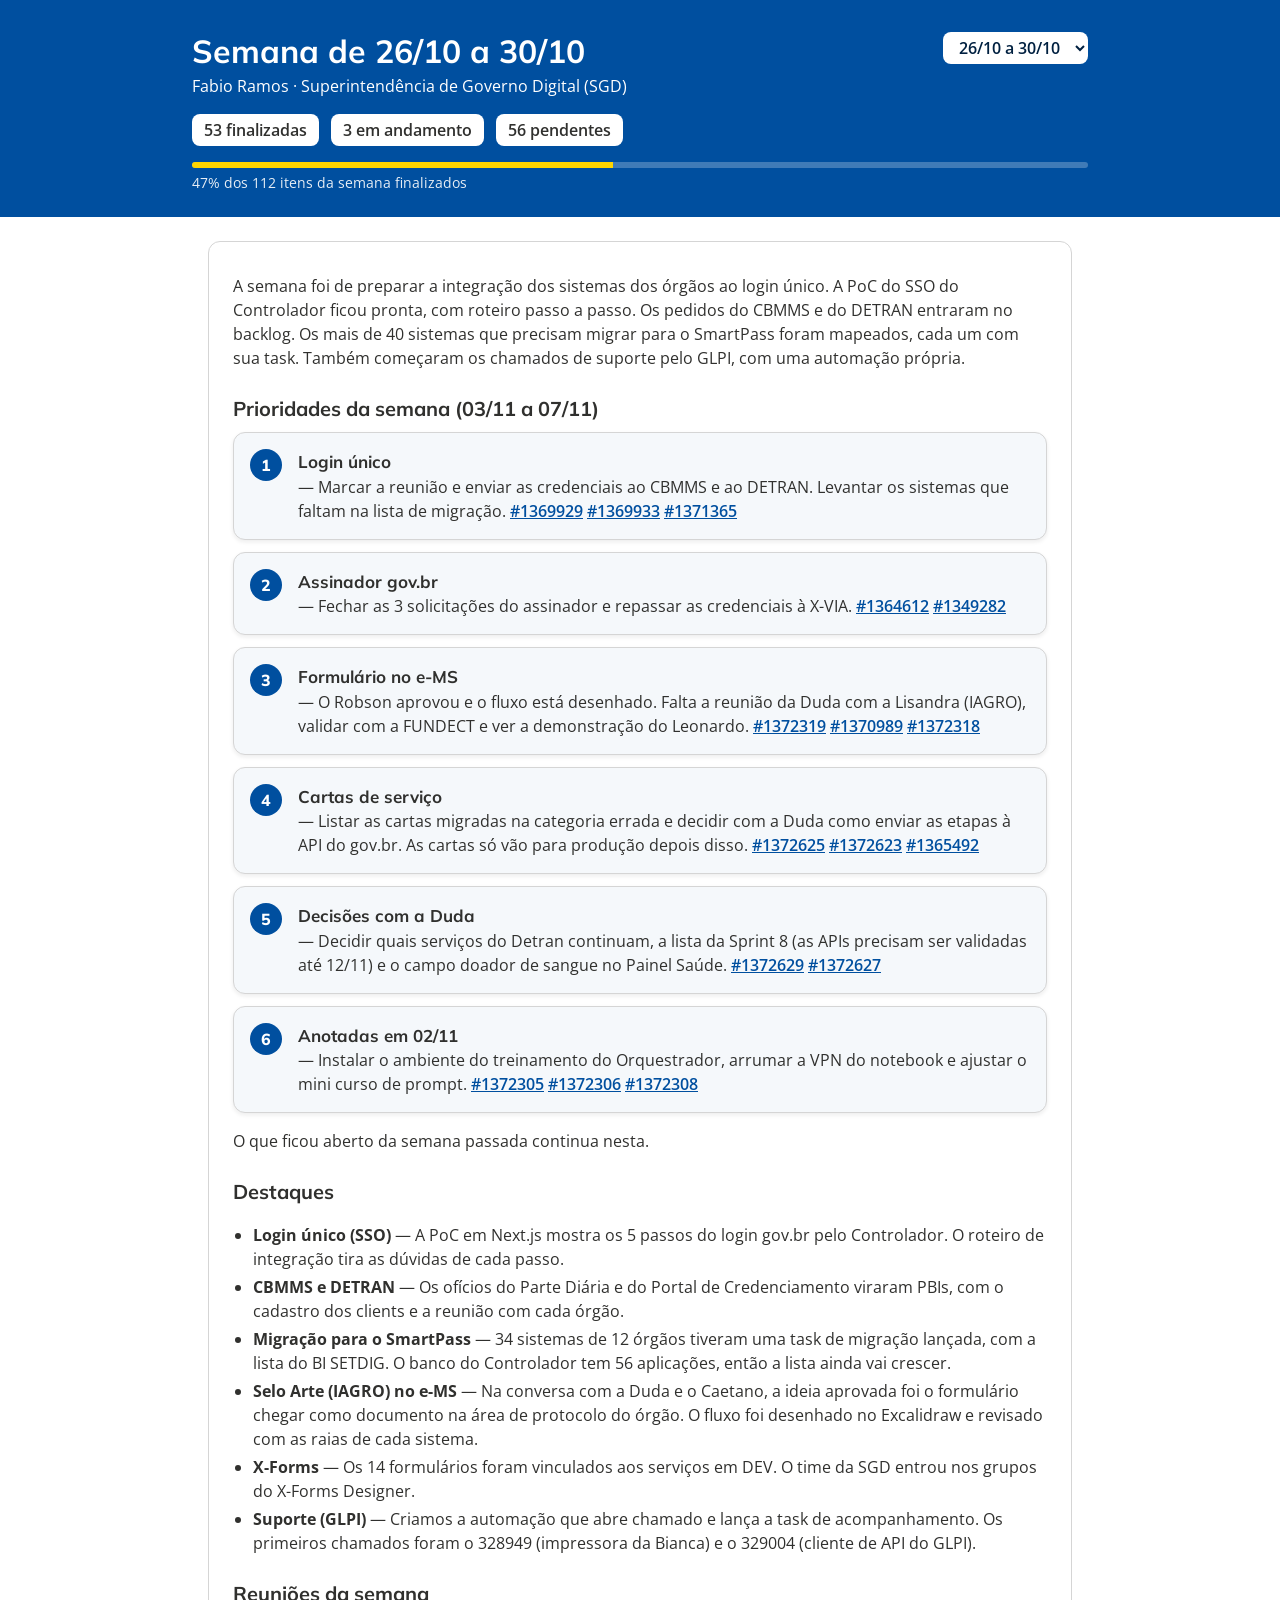
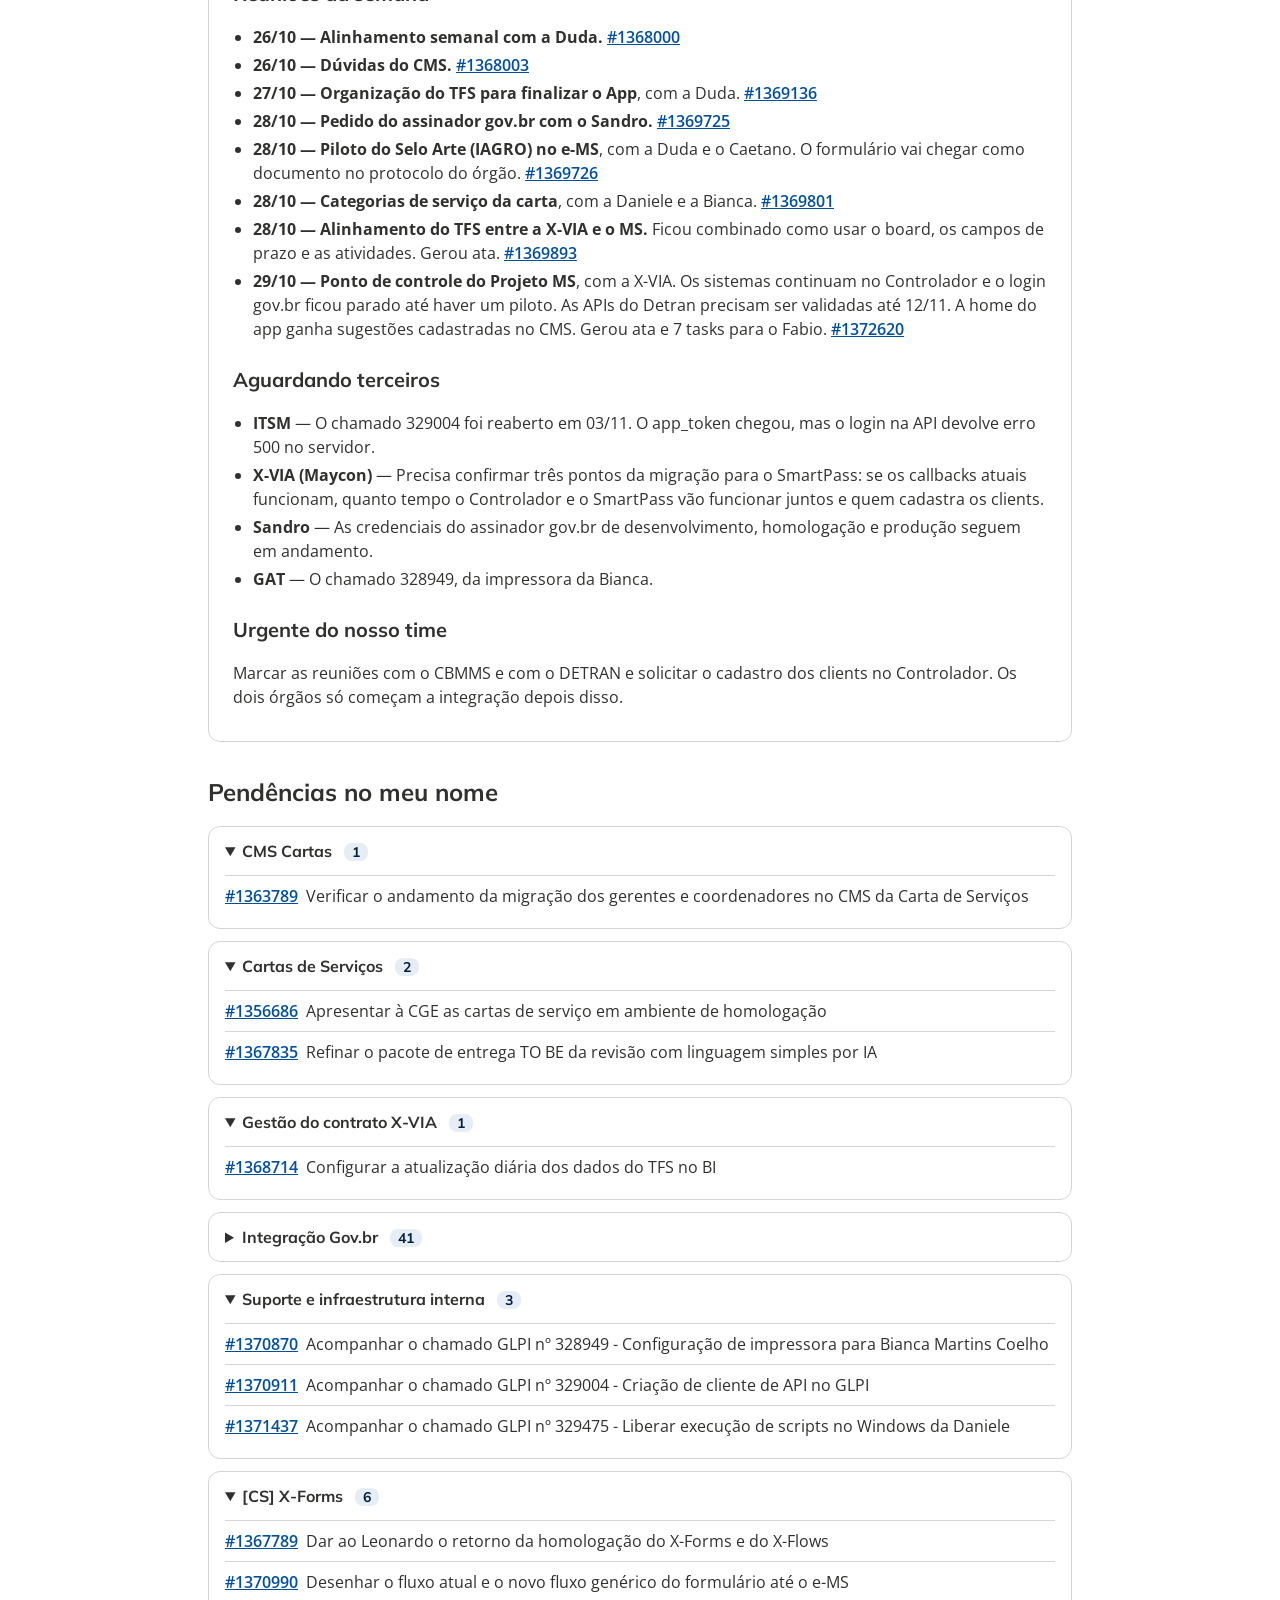
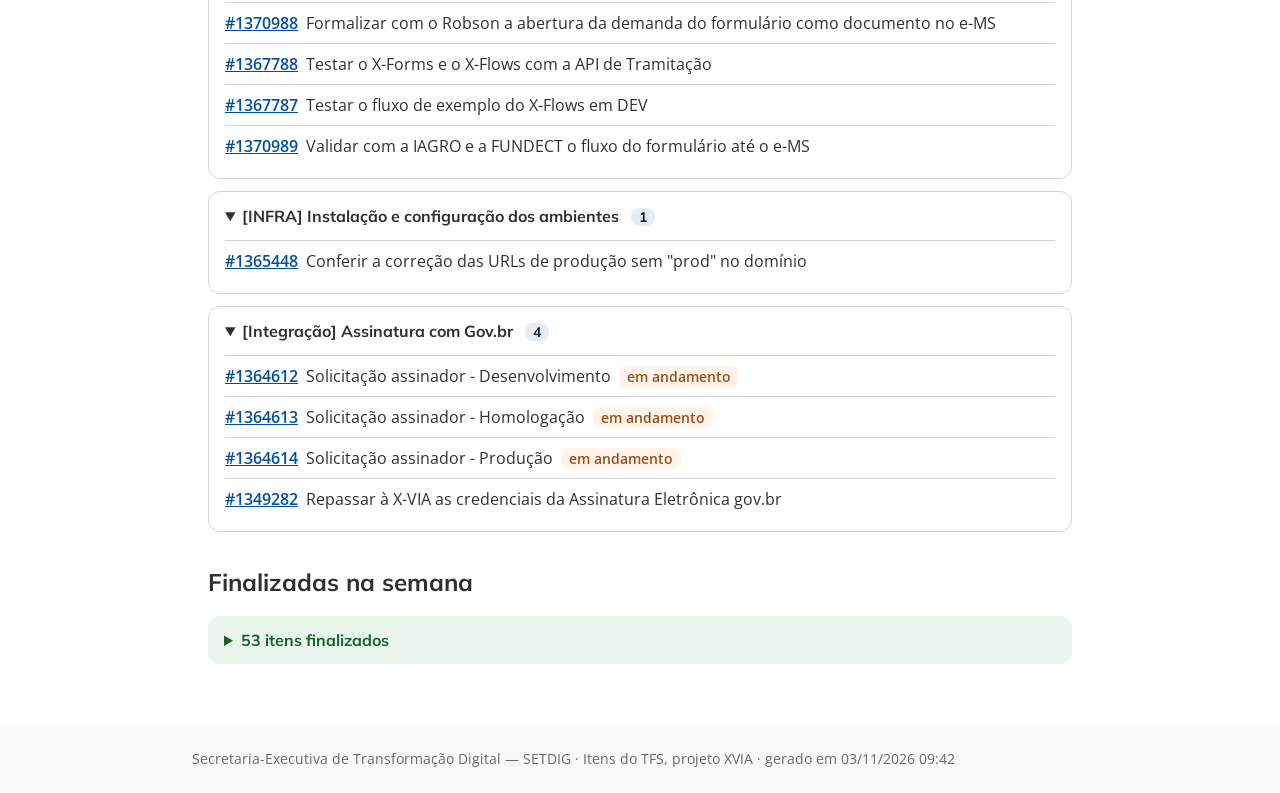
<file: index.html>
<!doctype html>
<html lang="pt-BR">
<head>
<meta charset="utf-8">
<meta name="viewport" content="width=device-width, initial-scale=1">
<title>Relatório semanal — SGD</title>
<link rel="preconnect" href="https://fonts.googleapis.com">
<link rel="preconnect" href="https://fonts.gstatic.com" crossorigin>
<link href="https://fonts.googleapis.com/css2?family=Mulish:wght@700;800&family=Open+Sans:wght@400;600&display=swap" rel="stylesheet">
<style>
/* Tokens do MS Design System 0.12.0 (@plataforma-xvia/ds-tokens), copiados para a página
   abrir sem build. O CSS da página usa só var(--ds-*). */
@layer ds, app;
@layer ds {
  :root {
    --ds-color-neutral-0:#ffffff; --ds-color-neutral-100:#f9f9f9; --ds-color-neutral-200:#d5d5d5;
    --ds-color-neutral-700:#686867; --ds-color-neutral-900:#30302e;
    --ds-color-primary-50:#f5f8fb; --ds-color-primary-100:#e6edf5; --ds-color-primary-600:#004f9f;
    --ds-color-primary-800:#002f5f; --ds-color-primary-900:#002040;
    --ds-color-tertiary-500:#ffd500; --ds-color-orange-100:#fff3ea; --ds-color-orange-800:#994f1a;
    --ds-color-green-100:#eaf6ed; --ds-color-green-800:#18622e;
    --ds-color-background:var(--ds-color-neutral-0); --ds-color-surface:var(--ds-color-neutral-0);
    --ds-color-surface-muted:var(--ds-color-neutral-100); --ds-color-surface-tint:var(--ds-color-primary-50);
    --ds-color-border:var(--ds-color-neutral-200); --ds-color-text-default:var(--ds-color-neutral-900);
    --ds-color-text-muted:var(--ds-color-neutral-700); --ds-color-link:var(--ds-color-primary-600);
    --ds-color-link-hover:var(--ds-color-primary-800); --ds-color-focus:var(--ds-color-tertiary-500);
    --ds-color-brand-bg:var(--ds-color-primary-600); --ds-color-brand-fg:var(--ds-color-neutral-0);
    --ds-color-accent-soft:var(--ds-color-primary-100); --ds-color-accent-soft-fg:var(--ds-color-primary-900);
    --ds-color-status-warning-bg:var(--ds-color-orange-100); --ds-color-status-warning-fg:var(--ds-color-orange-800);
    --ds-color-status-success-bg:var(--ds-color-green-100); --ds-color-status-success-fg:var(--ds-color-green-800);
    --ds-font-family-heading:"Mulish",sans-serif; --ds-font-family-sans:"Open Sans",sans-serif;
    --ds-spacing-4:.25rem; --ds-spacing-8:.5rem; --ds-spacing-12:.75rem; --ds-spacing-16:1rem;
    --ds-spacing-24:1.5rem; --ds-spacing-32:2rem; --ds-spacing-48:3rem;
    --ds-radius-sm:8px; --ds-radius-md:12px; --ds-radius-lg:16px;
    --ds-shadow-sm:0 2px 4px rgba(29,29,27,.08);
  }
}
@layer app {
  * { box-sizing:border-box; }
  body { margin:0; background:var(--ds-color-background); color:var(--ds-color-text-default);
         font-family:var(--ds-font-family-sans); font-size:1rem; line-height:1.5; }
  a { color:var(--ds-color-link); font-weight:600; }
  a:hover { color:var(--ds-color-link-hover); }
  :focus-visible { outline:3px solid var(--ds-color-focus); outline-offset:2px; }
  h1,h2,h3 { font-family:var(--ds-font-family-heading); margin:0; }
  .wrap, main { max-width:56rem; margin:0 auto; }
  main { padding:var(--ds-spacing-24) var(--ds-spacing-16) var(--ds-spacing-48); }

  header { background:var(--ds-color-brand-bg); color:var(--ds-color-brand-fg); padding:var(--ds-spacing-32) var(--ds-spacing-16) var(--ds-spacing-24); }
  .topo { display:flex; flex-wrap:wrap; justify-content:space-between; align-items:flex-start; gap:var(--ds-spacing-12); }
  header h1 { font-size:2rem; line-height:1.2; }
  header p { margin:var(--ds-spacing-4) 0 0; }
  header select { font:inherit; font-weight:600; color:var(--ds-color-accent-soft-fg); background:var(--ds-color-surface);
                  border:0; border-radius:var(--ds-radius-sm); padding:var(--ds-spacing-4) var(--ds-spacing-12); }
  .resumo { display:flex; flex-wrap:wrap; gap:var(--ds-spacing-12); margin-top:var(--ds-spacing-16); }
  .resumo span { background:var(--ds-color-surface); color:var(--ds-color-text-default); border-radius:var(--ds-radius-sm);
                 padding:var(--ds-spacing-4) var(--ds-spacing-12); font-weight:600; }
  .resumo .alerta { background:var(--ds-color-status-warning-bg); color:var(--ds-color-status-warning-fg); }
  .progresso { margin-top:var(--ds-spacing-16); height:6px; border-radius:3px; background:rgba(255,255,255,.25); overflow:hidden; }
  .progresso span { display:block; height:100%; background:var(--ds-color-focus); }
  .legenda { font-size:.875rem; opacity:.9; margin-top:var(--ds-spacing-4); }

  h2 { font-size:1.5rem; margin:var(--ds-spacing-32) 0 var(--ds-spacing-16); }
  h3 { font-size:1.125rem; }

  .card { border:1px solid var(--ds-color-border); border-radius:var(--ds-radius-md); padding:var(--ds-spacing-16) var(--ds-spacing-24); background:var(--ds-color-surface); }
  .texto > h1 { display:none; }  /* o título da semana já está no cabeçalho */
  .texto h2 { font-size:1.25rem; margin:var(--ds-spacing-24) 0 var(--ds-spacing-8); }
  .texto h2:first-child { margin-top:0; }
  .texto ul { padding-left:1.25rem; }
  .texto li { margin:var(--ds-spacing-4) 0; }

  /* Prioridades: o <ol> que vem depois de "## Prioridades..." no markdown vira card numerado. */
  ol.prios { list-style:none; padding:0; margin:0 0 var(--ds-spacing-8); display:grid; gap:var(--ds-spacing-12); counter-reset:prio; }
  /* li segura texto solto do markdown: bloco com recuo, não flex (flex quebraria cada trecho em coluna) */
  ol.prios li { counter-increment:prio; position:relative; margin:0; background:var(--ds-color-surface-tint);
                border:1px solid var(--ds-color-border); border-radius:var(--ds-radius-md);
                padding:var(--ds-spacing-16) var(--ds-spacing-16) var(--ds-spacing-16) 4rem; box-shadow:var(--ds-shadow-sm); }
  ol.prios li strong { display:block; font-family:var(--ds-font-family-heading); font-size:1.0625rem; }
  ol.prios li::before { content:counter(prio); position:absolute; left:var(--ds-spacing-16); top:var(--ds-spacing-16);
                        width:2rem; height:2rem; border-radius:50%; display:grid; place-items:center;
                        background:var(--ds-color-brand-bg); color:var(--ds-color-brand-fg); font-family:var(--ds-font-family-heading); font-weight:800; }

  .bloqueios { background:var(--ds-color-status-warning-bg); color:var(--ds-color-status-warning-fg); border-radius:var(--ds-radius-md);
               padding:var(--ds-spacing-16) var(--ds-spacing-24); margin-bottom:var(--ds-spacing-24); }
  .bloqueios h2 { margin:0 0 var(--ds-spacing-8); font-size:1.25rem; }
  .bloqueios ul { margin:0; padding-left:1.25rem; }
  .bloqueios a { color:inherit; }

  details { border:1px solid var(--ds-color-border); border-radius:var(--ds-radius-md); margin-bottom:var(--ds-spacing-12); background:var(--ds-color-surface); }
  summary { cursor:pointer; padding:var(--ds-spacing-12) var(--ds-spacing-16); font-family:var(--ds-font-family-heading); font-weight:700; }
  .count { background:var(--ds-color-accent-soft); color:var(--ds-color-accent-soft-fg); border-radius:var(--ds-radius-sm);
           padding:0 var(--ds-spacing-8); margin-left:var(--ds-spacing-8); font-size:.875rem; }
  ul.lista { list-style:none; margin:0; padding:0 var(--ds-spacing-16) var(--ds-spacing-12); }
  ul.lista li { padding:var(--ds-spacing-8) 0; border-top:1px solid var(--ds-color-border); display:flex; flex-wrap:wrap; gap:var(--ds-spacing-8); align-items:baseline; }
  .badge { background:var(--ds-color-status-warning-bg); color:var(--ds-color-status-warning-fg); border-radius:var(--ds-radius-sm);
           padding:0 var(--ds-spacing-8); font-size:.875rem; font-weight:600; }
  .frente { font-size:.8125rem; opacity:.8; margin-left:auto; }

  .fechadas { background:var(--ds-color-status-success-bg); color:var(--ds-color-status-success-fg); border:0; }
  .fechadas ul.lista li { border-top-color:rgba(24,98,46,.15); }
  .fechadas a { color:var(--ds-color-status-success-fg); }

  .vazio { text-align:center; color:var(--ds-color-text-muted); padding:var(--ds-spacing-48) var(--ds-spacing-16); }
  footer { background:var(--ds-color-surface-muted); color:var(--ds-color-text-muted); padding:var(--ds-spacing-24) var(--ds-spacing-16); font-size:.875rem; }

  @media (max-width:40rem) { header h1 { font-size:1.5rem; } .card { padding:var(--ds-spacing-16); } .frente { margin-left:0; width:100%; } }
  @media print {
    header select { display:none; }
    header { padding:var(--ds-spacing-16); -webkit-print-color-adjust:exact; print-color-adjust:exact; }
    details > :not(summary) { display:block !important; }  /* reunião impressa vê tudo */
    a { text-decoration:none; }
  }
}
</style>
</head>
<body>

<header><div class="wrap">
  <div class="topo">
    <div>
      <h1 id="titulo">Relatório semanal</h1>
      <p>Fabio Ramos · Superintendência de Governo Digital (SGD)</p>
    </div>
    <select id="semana" aria-label="Escolher a semana"></select>
  </div>
  <div id="numeros"></div>
</div></header>

<main id="app"></main>

<footer><div class="wrap">Secretaria-Executiva de Transformação Digital — SETDIG · Itens do TFS, projeto XVIA<span id="gerado"></span></div></footer>

<script>window.RELATORIO = /*DATA_START*/{"generated_at": "03/11/2026 09:42", "semanas": [{"arquivo": "2026-10-30", "periodo": "26/10 a 30/10", "stats": {"done": 53, "prog": 3, "todo": 56, "block": 0}, "bloqueios": [], "resumo_html": "<h1>Semana de 26/10 a 30/10</h1>\n<p>A semana foi de preparar a integração dos sistemas dos órgãos ao login único. A PoC do SSO do Controlador ficou pronta, com roteiro passo a passo. Os pedidos do CBMMS e do DETRAN entraram no backlog. Os mais de 40 sistemas que precisam migrar para o SmartPass foram mapeados, cada um com sua task. Também começaram os chamados de suporte pelo GLPI, com uma automação própria.</p>\n<h2>Prioridades da semana (03/11 a 07/11)</h2>\n<ol>\n<li><strong>Login único</strong> — Marcar a reunião e enviar as credenciais ao CBMMS e ao DETRAN. Levantar os sistemas que faltam na lista de migração. #1369929 #1369933 #1371365</li>\n<li><strong>Assinador gov.br</strong> — Fechar as 3 solicitações do assinador e repassar as credenciais à X-VIA. #1364612 #1349282</li>\n<li><strong>Formulário no e-MS</strong> — O Robson aprovou e o fluxo está desenhado. Falta a reunião da Duda com a Lisandra (IAGRO), validar com a FUNDECT e ver a demonstração do Leonardo. #1372319 #1370989 #1372318</li>\n<li><strong>Cartas de serviço</strong> — Listar as cartas migradas na categoria errada e decidir com a Duda como enviar as etapas à API do gov.br. As cartas só vão para produção depois disso. #1372625 #1372623 #1365492</li>\n<li><strong>Decisões com a Duda</strong> — Decidir quais serviços do Detran continuam, a lista da Sprint 8 (as APIs precisam ser validadas até 12/11) e o campo doador de sangue no Painel Saúde. #1372629 #1372627</li>\n<li><strong>Anotadas em 02/11</strong> — Instalar o ambiente do treinamento do Orquestrador, arrumar a VPN do notebook e ajustar o mini curso de prompt. #1372305 #1372306 #1372308</li>\n</ol>\n<p>O que ficou aberto da semana passada continua nesta.</p>\n<h2>Destaques</h2>\n<ul>\n<li><strong>Login único (SSO)</strong> — A PoC em Next.js mostra os 5 passos do login gov.br pelo Controlador. O roteiro de integração tira as dúvidas de cada passo.</li>\n<li><strong>CBMMS e DETRAN</strong> — Os ofícios do Parte Diária e do Portal de Credenciamento viraram PBIs, com o cadastro dos clients e a reunião com cada órgão.</li>\n<li><strong>Migração para o SmartPass</strong> — 34 sistemas de 12 órgãos tiveram uma task de migração lançada, com a lista do BI SETDIG. O banco do Controlador tem 56 aplicações, então a lista ainda vai crescer.</li>\n<li><strong>Selo Arte (IAGRO) no e-MS</strong> — Na conversa com a Duda e o Caetano, a ideia aprovada foi o formulário chegar como documento na área de protocolo do órgão. O fluxo foi desenhado no Excalidraw e revisado com as raias de cada sistema.</li>\n<li><strong>X-Forms</strong> — Os 14 formulários foram vinculados aos serviços em DEV. O time da SGD entrou nos grupos do X-Forms Designer.</li>\n<li><strong>Suporte (GLPI)</strong> — Criamos a automação que abre chamado e lança a task de acompanhamento. Os primeiros chamados foram o 328949 (impressora da Bianca) e o 329004 (cliente de API do GLPI).</li>\n</ul>\n<h2>Reuniões da semana</h2>\n<ul>\n<li><strong>26/10 — Alinhamento semanal com a Duda.</strong> #1368000</li>\n<li><strong>26/10 — Dúvidas do CMS.</strong> #1368003</li>\n<li><strong>27/10 — Organização do TFS para finalizar o App</strong>, com a Duda. #1369136</li>\n<li><strong>28/10 — Pedido do assinador gov.br com o Sandro.</strong> #1369725</li>\n<li><strong>28/10 — Piloto do Selo Arte (IAGRO) no e-MS</strong>, com a Duda e o Caetano. O formulário vai chegar como documento no protocolo do órgão. #1369726</li>\n<li><strong>28/10 — Categorias de serviço da carta</strong>, com a Daniele e a Bianca. #1369801</li>\n<li><strong>28/10 — Alinhamento do TFS entre a X-VIA e o MS.</strong> Ficou combinado como usar o board, os campos de prazo e as atividades. Gerou ata. #1369893</li>\n<li><strong>29/10 — Ponto de controle do Projeto MS</strong>, com a X-VIA. Os sistemas continuam no Controlador e o login gov.br ficou parado até haver um piloto. As APIs do Detran precisam ser validadas até 12/11. A home do app ganha sugestões cadastradas no CMS. Gerou ata e 7 tasks para o Fabio. #1372620</li>\n</ul>\n<h2>Aguardando terceiros</h2>\n<ul>\n<li><strong>ITSM</strong> — O chamado 329004 foi reaberto em 03/11. O app_token chegou, mas o login na API devolve erro 500 no servidor.</li>\n<li><strong>X-VIA (Maycon)</strong> — Precisa confirmar três pontos da migração para o SmartPass: se os callbacks atuais funcionam, quanto tempo o Controlador e o SmartPass vão funcionar juntos e quem cadastra os clients.</li>\n<li><strong>Sandro</strong> — As credenciais do assinador gov.br de desenvolvimento, homologação e produção seguem em andamento.</li>\n<li><strong>GAT</strong> — O chamado 328949, da impressora da Bianca.</li>\n</ul>\n<h2>Urgente do nosso time</h2>\n<p>Marcar as reuniões com o CBMMS e com o DETRAN e solicitar o cadastro dos clients no Controlador. Os dois órgãos só começam a integração depois disso.</p>", "frentes": [{"nome": "CMS Cartas", "itens": [{"id": "1363789", "tipo": "Task", "titulo": "Verificar o andamento da migração dos gerentes e coordenadores no CMS da Carta de Serviços", "estado": "To Do", "bucket": "todo", "responsavel": "Fabio Ramos", "dias": 6}, {"id": "1365961", "tipo": "Task", "titulo": "Receber da X-VIA o passo a passo de atribuição das roles no SmartPass", "estado": "Done", "bucket": "done", "responsavel": "Fabio Ramos", "dias": 7}]}, {"nome": "Cartas de Serviços", "itens": [{"id": "1356686", "tipo": "Task", "titulo": "Apresentar à CGE as cartas de serviço em ambiente de homologação", "estado": "To Do", "bucket": "todo", "responsavel": "Fabio Ramos", "dias": 7}, {"id": "1367835", "tipo": "Task", "titulo": "Refinar o pacote de entrega TO BE da revisão com linguagem simples por IA", "estado": "To Do", "bucket": "todo", "responsavel": "Fabio Ramos", "dias": 8}, {"id": "1360252", "tipo": "Task", "titulo": "Apoiar o Kauã nas dúvidas e na migração das cartas de serviço", "estado": "Done", "bucket": "done", "responsavel": "Fabio Ramos", "dias": 8}, {"id": "1346159", "tipo": "Task", "titulo": "Formalizar o envio das pendências para a X-VIA", "estado": "Done", "bucket": "done", "responsavel": "Fabio Ramos", "dias": 8}, {"id": "1365068", "tipo": "Task", "titulo": "Responder o documento de dúvidas do Kauã sobre a carta de serviço", "estado": "Done", "bucket": "done", "responsavel": "Fabio Ramos", "dias": 8}, {"id": "1365065", "tipo": "Task", "titulo": "Responder o e-mail de 09/10/2026 sobre manter a busca por nome e endereço", "estado": "Done", "bucket": "done", "responsavel": "Fabio Ramos", "dias": 7}, {"id": "1346156", "tipo": "Task", "titulo": "Trazer os valores do filtro de motivo de devolução da carta de serviço", "estado": "Done", "bucket": "done", "responsavel": "Fabio Ramos", "dias": 8}]}, {"nome": "Gestão do contrato X-VIA", "itens": [{"id": "1368714", "tipo": "Task", "titulo": "Configurar a atualização diária dos dados do TFS no BI", "estado": "To Do", "bucket": "todo", "responsavel": "Fabio Ramos", "dias": 8}, {"id": "1368711", "tipo": "Task", "titulo": "Criar as queries do BI na pasta BI SETDIG do TFS", "estado": "Done", "bucket": "done", "responsavel": "Fabio Ramos", "dias": 7}, {"id": "1368713", "tipo": "Task", "titulo": "Desenvolver a página Projeto X-VIA no BI centralizado", "estado": "Done", "bucket": "done", "responsavel": "Fabio Ramos", "dias": 7}, {"id": "1368712", "tipo": "Task", "titulo": "Desenvolver o extrator do TFS na plataforma de dados do BI", "estado": "Done", "bucket": "done", "responsavel": "Fabio Ramos", "dias": 7}]}, {"nome": "Integração Gov.br", "itens": [{"id": "1369931", "tipo": "Task", "titulo": "Enviar ao CBMMS as credenciais de integração", "estado": "To Do", "bucket": "todo", "responsavel": "Fabio Ramos", "dias": 6}, {"id": "1369935", "tipo": "Task", "titulo": "Enviar ao DETRAN as credenciais de integração", "estado": "To Do", "bucket": "todo", "responsavel": "Fabio Ramos", "dias": 6}, {"id": "1371365", "tipo": "Task", "titulo": "Levantar os sistemas do Controlador que faltam na lista de migração", "estado": "To Do", "bucket": "todo", "responsavel": "Fabio Ramos", "dias": 5}, {"id": "1369929", "tipo": "Task", "titulo": "Marcar reunião com o CBMMS para apresentar o roteiro de integração", "estado": "To Do", "bucket": "todo", "responsavel": "Fabio Ramos", "dias": 6}, {"id": "1369933", "tipo": "Task", "titulo": "Marcar reunião com o DETRAN para apresentar o roteiro de integração", "estado": "To Do", "bucket": "todo", "responsavel": "Fabio Ramos", "dias": 6}, {"id": "1371330", "tipo": "Task", "titulo": "Migrar o login do Assinador gov.br (CBMMS) do Controlador para o SmartPass", "estado": "To Do", "bucket": "todo", "responsavel": "Fabio Ramos", "dias": 5}, {"id": "1371331", "tipo": "Task", "titulo": "Migrar o login do BI (CBMMS) do Controlador para o SmartPass", "estado": "To Do", "bucket": "todo", "responsavel": "Fabio Ramos", "dias": 5}, {"id": "1371332", "tipo": "Task", "titulo": "Migrar o login do CRAF (CBMMS) do Controlador para o SmartPass", "estado": "To Do", "bucket": "todo", "responsavel": "Fabio Ramos", "dias": 5}, {"id": "1371334", "tipo": "Task", "titulo": "Migrar o login do CRONOS (CBMMS) do Controlador para o SmartPass", "estado": "To Do", "bucket": "todo", "responsavel": "Fabio Ramos", "dias": 5}, {"id": "1371333", "tipo": "Task", "titulo": "Migrar o login do Credenciamento (CBMMS) do Controlador para o SmartPass", "estado": "To Do", "bucket": "todo", "responsavel": "Fabio Ramos", "dias": 5}, {"id": "1371335", "tipo": "Task", "titulo": "Migrar o login do DIARIA-SSP (SEJUSP/CBMMS) do Controlador para o SmartPass", "estado": "To Do", "bucket": "todo", "responsavel": "Fabio Ramos", "dias": 5}, {"id": "1371346", "tipo": "Task", "titulo": "Migrar o login do DOEVIDAS (SES/HEMOSUL) do Controlador para o SmartPass", "estado": "To Do", "bucket": "todo", "responsavel": "Fabio Ramos", "dias": 5}, {"id": "1371343", "tipo": "Task", "titulo": "Migrar o login do Diário Oficial (SAD) do Controlador para o SmartPass", "estado": "To Do", "bucket": "todo", "responsavel": "Fabio Ramos", "dias": 5}, {"id": "1371355", "tipo": "Task", "titulo": "Migrar o login do Fiscalização (DETRAN) do Controlador para o SmartPass", "estado": "To Do", "bucket": "todo", "responsavel": "Fabio Ramos", "dias": 5}, {"id": "1371364", "tipo": "Task", "titulo": "Migrar o login do Forms BackEnd do Controlador para o SmartPass", "estado": "To Do", "bucket": "todo", "responsavel": "Fabio Ramos", "dias": 5}, {"id": "1371341", "tipo": "Task", "titulo": "Migrar o login do Gestão de Frota (SEJUSP) do Controlador para o SmartPass", "estado": "To Do", "bucket": "todo", "responsavel": "Fabio Ramos", "dias": 5}, {"id": "1371351", "tipo": "Task", "titulo": "Migrar o login do MADES (IMASUL) do Controlador para o SmartPass", "estado": "To Do", "bucket": "todo", "responsavel": "Fabio Ramos", "dias": 5}, {"id": "1371356", "tipo": "Task", "titulo": "Migrar o login do Meu DETRAN (DETRAN) do Controlador para o SmartPass", "estado": "To Do", "bucket": "todo", "responsavel": "Fabio Ramos", "dias": 5}, {"id": "1371358", "tipo": "Task", "titulo": "Migrar o login do Monitor de Acessibilidade (SEGOV) do Controlador para o SmartPass", "estado": "To Do", "bucket": "todo", "responsavel": "Fabio Ramos", "dias": 5}, {"id": "1371350", "tipo": "Task", "titulo": "Migrar o login do PECON MS (IAGRO) do Controlador para o SmartPass", "estado": "To Do", "bucket": "todo", "responsavel": "Fabio Ramos", "dias": 5}, {"id": "1371336", "tipo": "Task", "titulo": "Migrar o login do PREVENIR (CBMMS) do Controlador para o SmartPass", "estado": "To Do", "bucket": "todo", "responsavel": "Fabio Ramos", "dias": 5}, {"id": "1371345", "tipo": "Task", "titulo": "Migrar o login do PSEG - Processo Seletivo (SAD) do Controlador para o SmartPass", "estado": "To Do", "bucket": "todo", "responsavel": "Fabio Ramos", "dias": 5}, {"id": "1371361", "tipo": "Task", "titulo": "Migrar o login do Painel de Atendimento do Controlador para o SmartPass", "estado": "To Do", "bucket": "todo", "responsavel": "Fabio Ramos", "dias": 5}, {"id": "1371357", "tipo": "Task", "titulo": "Migrar o login do Parcerias (EPE) do Controlador para o SmartPass", "estado": "To Do", "bucket": "todo", "responsavel": "Fabio Ramos", "dias": 5}, {"id": "1371363", "tipo": "Task", "titulo": "Migrar o login do Portal ms.gov.br do Controlador para o SmartPass", "estado": "To Do", "bucket": "todo", "responsavel": "Fabio Ramos", "dias": 5}, {"id": "1371337", "tipo": "Task", "titulo": "Migrar o login do Prontidão (CBMMS) do Controlador para o SmartPass", "estado": "To Do", "bucket": "todo", "responsavel": "Fabio Ramos", "dias": 5}, {"id": "1371348", "tipo": "Task", "titulo": "Migrar o login do REDESUAS (SEAD) do Controlador para o SmartPass", "estado": "To Do", "bucket": "todo", "responsavel": "Fabio Ramos", "dias": 5}, {"id": "1371347", "tipo": "Task", "titulo": "Migrar o login do Rede Saúde (SES) do Controlador para o SmartPass", "estado": "To Do", "bucket": "todo", "responsavel": "Fabio Ramos", "dias": 5}, {"id": "1371359", "tipo": "Task", "titulo": "Migrar o login do Responde MS (SEGOV) do Controlador para o SmartPass", "estado": "To Do", "bucket": "todo", "responsavel": "Fabio Ramos", "dias": 5}, {"id": "1371360", "tipo": "Task", "titulo": "Migrar o login do SIAFIC - Sistema Financeiro do Controlador para o SmartPass", "estado": "To Do", "bucket": "todo", "responsavel": "Fabio Ramos", "dias": 5}, {"id": "1371339", "tipo": "Task", "titulo": "Migrar o login do SIC - Comando de Incidentes (CBMMS) do Controlador para o SmartPass", "estado": "To Do", "bucket": "todo", "responsavel": "Fabio Ramos", "dias": 5}, {"id": "1371342", "tipo": "Task", "titulo": "Migrar o login do SIGO (SEJUSP) do Controlador para o SmartPass", "estado": "To Do", "bucket": "todo", "responsavel": "Fabio Ramos", "dias": 5}, {"id": "1371353", "tipo": "Task", "titulo": "Migrar o login do SIRIEMA (IMASUL) do Controlador para o SmartPass", "estado": "To Do", "bucket": "todo", "responsavel": "Fabio Ramos", "dias": 5}, {"id": "1371354", "tipo": "Task", "titulo": "Migrar o login do SISGEO (IMASUL) do Controlador para o SmartPass", "estado": "To Do", "bucket": "todo", "responsavel": "Fabio Ramos", "dias": 5}, {"id": "1371362", "tipo": "Task", "titulo": "Migrar o login do SISPC do Controlador para o SmartPass", "estado": "To Do", "bucket": "todo", "responsavel": "Fabio Ramos", "dias": 5}, {"id": "1371338", "tipo": "Task", "titulo": "Migrar o login do Seleção (CBMMS) do Controlador para o SmartPass", "estado": "To Do", "bucket": "todo", "responsavel": "Fabio Ramos", "dias": 5}, {"id": "1371340", "tipo": "Task", "titulo": "Migrar o login do TARS (CBMMS) do Controlador para o SmartPass", "estado": "To Do", "bucket": "todo", "responsavel": "Fabio Ramos", "dias": 5}, {"id": "1371344", "tipo": "Task", "titulo": "Migrar o login do e-MS (SAD) do Controlador para o SmartPass", "estado": "To Do", "bucket": "todo", "responsavel": "Fabio Ramos", "dias": 5}, {"id": "1371349", "tipo": "Task", "titulo": "Migrar o login do e-Saniagro (IAGRO) do Controlador para o SmartPass", "estado": "To Do", "bucket": "todo", "responsavel": "Fabio Ramos", "dias": 5}, {"id": "1369930", "tipo": "Task", "titulo": "Solicitar o cadastro dos clients do Parte Diária no Controlador", "estado": "To Do", "bucket": "todo", "responsavel": "Fabio Ramos", "dias": 6}, {"id": "1369934", "tipo": "Task", "titulo": "Solicitar o cadastro dos clients do Portal de Credenciamento no Controlador", "estado": "To Do", "bucket": "todo", "responsavel": "Fabio Ramos", "dias": 6}, {"id": "1369926", "tipo": "Task", "titulo": "Criar a PoC de integração com o SSO do Controlador", "estado": "Done", "bucket": "done", "responsavel": "Fabio Ramos", "dias": 5}, {"id": "1369927", "tipo": "Task", "titulo": "Escrever o roteiro de integração passo a passo", "estado": "Done", "bucket": "done", "responsavel": "Fabio Ramos", "dias": 5}]}, {"nome": "Suporte e infraestrutura interna", "itens": [{"id": "1370870", "tipo": "Task", "titulo": "Acompanhar o chamado GLPI nº 328949 - Configuração de impressora para Bianca Martins Coelho", "estado": "To Do", "bucket": "todo", "responsavel": "Fabio Ramos", "dias": 5}, {"id": "1370911", "tipo": "Task", "titulo": "Acompanhar o chamado GLPI nº 329004 - Criação de cliente de API no GLPI", "estado": "To Do", "bucket": "todo", "responsavel": "Fabio Ramos", "dias": 5}, {"id": "1371437", "tipo": "Task", "titulo": "Acompanhar o chamado GLPI nº 329475 - Liberar execução de scripts no Windows da Daniele", "estado": "To Do", "bucket": "todo", "responsavel": "Fabio Ramos", "dias": 5}]}, {"nome": "[CS] X-Forms", "itens": [{"id": "1367789", "tipo": "Task", "titulo": "Dar ao Leonardo o retorno da homologação do X-Forms e do X-Flows", "estado": "To Do", "bucket": "todo", "responsavel": "Fabio Ramos", "dias": 8}, {"id": "1370990", "tipo": "Task", "titulo": "Desenhar o fluxo atual e o novo fluxo genérico do formulário até o e-MS", "estado": "To Do", "bucket": "todo", "responsavel": "Fabio Ramos", "dias": 5}, {"id": "1370988", "tipo": "Task", "titulo": "Formalizar com o Robson a abertura da demanda do formulário como documento no e-MS", "estado": "To Do", "bucket": "todo", "responsavel": "Fabio Ramos", "dias": 5}, {"id": "1367788", "tipo": "Task", "titulo": "Testar o X-Forms e o X-Flows com a API de Tramitação", "estado": "To Do", "bucket": "todo", "responsavel": "Fabio Ramos", "dias": 8}, {"id": "1367787", "tipo": "Task", "titulo": "Testar o fluxo de exemplo do X-Flows em DEV", "estado": "To Do", "bucket": "todo", "responsavel": "Fabio Ramos", "dias": 8}, {"id": "1370989", "tipo": "Task", "titulo": "Validar com a IAGRO e a FUNDECT o fluxo do formulário até o e-MS", "estado": "To Do", "bucket": "todo", "responsavel": "Fabio Ramos", "dias": 5}, {"id": "1368010", "tipo": "Task", "titulo": "Alinhar o piloto do X-Forms com a IAGRO e incluir a Duda na agenda", "estado": "Done", "bucket": "done", "responsavel": "Fabio Ramos", "dias": 5}, {"id": "1367785", "tipo": "Task", "titulo": "Incluir o time da SGD nos grupos do X-Forms Designer no SmartPass", "estado": "Done", "bucket": "done", "responsavel": "Fabio Ramos", "dias": 7}, {"id": "1367786", "tipo": "Task", "titulo": "Testar o formulário de demonstração do X-Forms em DEV", "estado": "Done", "bucket": "done", "responsavel": "Fabio Ramos", "dias": 7}, {"id": "1369242", "tipo": "Task", "titulo": "Vincular os 14 formulários aos serviços do catálogo em DEV", "estado": "Done", "bucket": "done", "responsavel": "Fabio Ramos", "dias": 7}]}, {"nome": "[INFRA] Instalação e configuração dos ambientes", "itens": [{"id": "1365448", "tipo": "Task", "titulo": "Conferir a correção das URLs de produção sem \"prod\" no domínio", "estado": "To Do", "bucket": "todo", "responsavel": "Fabio Ramos", "dias": 7}, {"id": "1363439", "tipo": "Task", "titulo": "Acompanhar o chamado das VMs do carimbo de tempo na UGSI e na Infraestrutura", "estado": "Done", "bucket": "done", "responsavel": "Fabio Ramos", "dias": 8}]}, {"nome": "[Integração] Assinatura com Gov.br", "itens": [{"id": "1364612", "tipo": "Task", "titulo": "Solicitação assinador - Desenvolvimento", "estado": "In Progress", "bucket": "prog", "responsavel": "Fabio Ramos", "dias": 8}, {"id": "1364613", "tipo": "Task", "titulo": "Solicitação assinador - Homologação", "estado": "In Progress", "bucket": "prog", "responsavel": "Fabio Ramos", "dias": 6}, {"id": "1364614", "tipo": "Task", "titulo": "Solicitação assinador - Produção", "estado": "In Progress", "bucket": "prog", "responsavel": "Fabio Ramos", "dias": 8}, {"id": "1349282", "tipo": "Task", "titulo": "Repassar à X-VIA as credenciais da Assinatura Eletrônica gov.br", "estado": "To Do", "bucket": "todo", "responsavel": "Fabio Ramos", "dias": 6}, {"id": "1349281", "tipo": "Task", "titulo": "Formalizar o pedido de credenciais da Assinatura Eletrônica gov.br", "estado": "Done", "bucket": "done", "responsavel": "Fabio Ramos", "dias": 6}, {"id": "1365062", "tipo": "Task", "titulo": "Solicitar ao Sandro o assinador gov.br", "estado": "Done", "bucket": "done", "responsavel": "Fabio Ramos", "dias": 6}]}, {"nome": "Ajustes e atualizações", "itens": [{"id": "1367585", "tipo": "Task", "titulo": "Validação do redirecionamento SmartPass", "estado": "Done", "bucket": "done", "responsavel": "Fabio Ramos", "dias": 7}]}, {"nome": "Aplicativo MS Digital", "itens": [{"id": "1363777", "tipo": "Task", "titulo": "Acompanhar consulta da carteirinha do estudante CDIEMS por CPF", "estado": "Done", "bucket": "done", "responsavel": "Fabio Ramos", "dias": 8}, {"id": "1338601", "tipo": "Task", "titulo": "Verificar usuários govBR vs login próprio e incluir no BI do MS Digital", "estado": "Done", "bucket": "done", "responsavel": "Fabio Ramos", "dias": 8}]}, {"nome": "Autenticação SSO", "itens": [{"id": "1365301", "tipo": "Task", "titulo": "Criar com o Everaldo a PoC de integração do sistema com o SmartPass", "estado": "Done", "bucket": "done", "responsavel": "Fabio Ramos", "dias": 6}, {"id": "1336360", "tipo": "Task", "titulo": "Encaminhar credenciais ao analista da XVia.", "estado": "Done", "bucket": "done", "responsavel": "Fabio Ramos", "dias": 6}, {"id": "1336353", "tipo": "Task", "titulo": "Encaminhar credenciais ao analista da XVia.", "estado": "Done", "bucket": "done", "responsavel": "Fabio Ramos", "dias": 6}, {"id": "1336348", "tipo": "Task", "titulo": "Encaminhar credenciais ao analista da XVia.", "estado": "Done", "bucket": "done", "responsavel": "Fabio Ramos", "dias": 6}, {"id": "1336359", "tipo": "Task", "titulo": "Receber e validar Client ID e Client Secret.", "estado": "Done", "bucket": "done", "responsavel": "Fabio Ramos", "dias": 6}, {"id": "1336352", "tipo": "Task", "titulo": "Receber e validar Client ID e Client Secret.", "estado": "Done", "bucket": "done", "responsavel": "Fabio Ramos", "dias": 6}, {"id": "1336347", "tipo": "Task", "titulo": "Receber e validar Client ID e Client Secret.", "estado": "Done", "bucket": "done", "responsavel": "Fabio Ramos", "dias": 6}, {"id": "1336361", "tipo": "Task", "titulo": "Registrar as credenciais de forma segura na documentação técnica.", "estado": "Done", "bucket": "done", "responsavel": "Fabio Ramos", "dias": 6}, {"id": "1336354", "tipo": "Task", "titulo": "Registrar as credenciais de forma segura na documentação técnica.", "estado": "Done", "bucket": "done", "responsavel": "Fabio Ramos", "dias": 6}, {"id": "1336349", "tipo": "Task", "titulo": "Registrar as credenciais de forma segura na documentação técnica.", "estado": "Done", "bucket": "done", "responsavel": "Fabio Ramos", "dias": 6}, {"id": "1336345", "tipo": "Task", "titulo": "Solicitar credenciais de homologação.", "estado": "Done", "bucket": "done", "responsavel": "Fabio Ramos", "dias": 6}, {"id": "1336358", "tipo": "Task", "titulo": "Solicitar credencial", "estado": "Done", "bucket": "done", "responsavel": "Fabio Ramos", "dias": 6}, {"id": "1336351", "tipo": "Task", "titulo": "Solicitar credencial", "estado": "Done", "bucket": "done", "responsavel": "Fabio Ramos", "dias": 6}]}, {"nome": "Capacitação interna", "itens": [{"id": "1367793", "tipo": "Task", "titulo": "Definir as premissas para gerar relatório em HTML com IA", "estado": "Done", "bucket": "done", "responsavel": "Fabio Ramos", "dias": 8}, {"id": "1367792", "tipo": "Task", "titulo": "Levantar o material do mini curso de IA para relatórios", "estado": "Done", "bucket": "done", "responsavel": "Fabio Ramos", "dias": 8}, {"id": "1367795", "tipo": "Task", "titulo": "Marcar a apresentação do mini curso para o time da SGD", "estado": "Done", "bucket": "done", "responsavel": "Fabio Ramos", "dias": 8}, {"id": "1367794", "tipo": "Task", "titulo": "Revisar o material do mini curso com a Bianca Coelho", "estado": "Done", "bucket": "done", "responsavel": "Fabio Ramos", "dias": 7}]}, {"nome": "Design System", "itens": [{"id": "1351974", "tipo": "Task", "titulo": "Acompanhar a alteração do domínio do Design System", "estado": "Done", "bucket": "done", "responsavel": "Fabio Ramos", "dias": 8}, {"id": "1355000", "tipo": "Task", "titulo": "Definir com o Victor o acesso ao registry para órgão fora do grupo xvia", "estado": "Done", "bucket": "done", "responsavel": "Fabio Ramos", "dias": 8}, {"id": "1338612", "tipo": "Task", "titulo": "Mapear lacunas do Design System do Estado frente ao XVIA", "estado": "Done", "bucket": "done", "responsavel": "Fabio Ramos", "dias": 8}, {"id": "1340716", "tipo": "Task", "titulo": "Obter da X-VIA o repositório e a publicação do Storybook", "estado": "Done", "bucket": "done", "responsavel": "Fabio Ramos", "dias": 8}, {"id": "1355001", "tipo": "Task", "titulo": "Retornar ao Delacyr com a causa, o README e o caminho de acesso", "estado": "Done", "bucket": "done", "responsavel": "Fabio Ramos", "dias": 8}]}, {"nome": "Formulários", "itens": [{"id": "1343791", "tipo": "Task", "titulo": "Verificar com a Infraestrutura a alteração no N8N e os eventos dos pods no Argo", "estado": "Done", "bucket": "done", "responsavel": "Fabio Ramos", "dias": 8}]}, {"nome": "Gestão de acessos externos", "itens": [{"id": "1364196", "tipo": "Task", "titulo": "Receber do Emmanuel Tollentino a liberação do controlador_prd e repassar à X-VIA", "estado": "Done", "bucket": "done", "responsavel": "Fabio Ramos", "dias": 7}]}, {"nome": "Reuniões", "itens": [{"id": "1349960", "tipo": "Task", "titulo": "16/09/2026 - Demonstração do PostHog", "estado": "Done", "bucket": "done", "responsavel": "Fabio Ramos", "dias": 8}, {"id": "1368000", "tipo": "Task", "titulo": "26/10/2026 - Alinhamento semanal com a Duda", "estado": "Done", "bucket": "done", "responsavel": "Fabio Ramos", "dias": 8}, {"id": "1368003", "tipo": "Task", "titulo": "26/10/2026 - Dúvidas do CMS", "estado": "Done", "bucket": "done", "responsavel": "Fabio Ramos", "dias": 8}, {"id": "1369136", "tipo": "Task", "titulo": "27/10/2026 - Organização do TFS para finalizar o App", "estado": "Done", "bucket": "done", "responsavel": "Fabio Ramos", "dias": 7}, {"id": "1369893", "tipo": "Task", "titulo": "28/10/2026 - Alinhamento do TFS entre X-VIA e MS", "estado": "Done", "bucket": "done", "responsavel": "Fabio Ramos", "dias": 6}, {"id": "1369726", "tipo": "Task", "titulo": "28/10/2026 - Integração do piloto Selo Arte da IAGRO com o e-MS", "estado": "Done", "bucket": "done", "responsavel": "Fabio Ramos", "dias": 6}, {"id": "1369725", "tipo": "Task", "titulo": "28/10/2026 - Pedido do assinador gov.br com o Sandro", "estado": "Done", "bucket": "done", "responsavel": "Fabio Ramos", "dias": 6}, {"id": "1365066", "tipo": "Task", "titulo": "Definir o objetivo da reunião de segunda-feira, 19/10/2026", "estado": "Done", "bucket": "done", "responsavel": "Fabio Ramos", "dias": 8}]}]}, {"arquivo": "2026-10-09", "periodo": "05/10 a 09/10", "stats": {"done": 17, "prog": 1, "todo": 6, "block": 0}, "bloqueios": [], "resumo_html": "<h1>Semana de 05/10 a 09/10</h1>\n<p>Semana de destravar acesso. O treinamento do SmartPass saiu do papel e foi até o fim, a UGSI\nrespondeu sobre os ambientes de desenvolvimento e homologação depois de três semanas, e o banco do\nCMS deixou de ser caixa-preta para a SETDIG.</p>\n<h2>Destaques</h2>\n<ul>\n<li><strong>Treinamento do SmartPass</strong> — partes 1 e 2 realizadas em 05 e 08/10, conduzidas pelo Leonardo\n  Siqueira. A X-VIA entregou as gravações, o roteiro de integração e a POC com os três exercícios,\n  tudo anexado no item do treinamento.</li>\n<li><strong>Acesso ao banco do CMS</strong> — chamado 0304266 aberto e atendido na mesma semana. As credenciais de\n  leitura do <code>db_xvia-cms</code> chegaram em 07/10.</li>\n<li><strong>Segurança dos ambientes</strong> — a UGSI fechou a questão aberta desde 17/09: desenvolvimento sai da\n  internet e passa a exigir VPN; homologação continua acessível por fora, mas sob regra de produção,\n  com MFA e dados só de teste.</li>\n<li><strong>Cartas de serviço</strong> — a planilha de pendências da migração foi entregue ao Victor Carnaval, e a\n  previsão de conclusão da migração foi levantada com a X-VIA.</li>\n<li><strong>FormFlow</strong> — os colaboradores da X-VIA entraram no Controlador e no FormFlow de homologação.</li>\n</ul>\n<h2>Aguardando terceiros</h2>\n<ul>\n<li><strong>X-VIA</strong> — definir quem corrige cada pendência da planilha de migração das cartas.</li>\n<li><strong>Equipe da Thereza</strong> — a governança do Design System passou a ser conduzida por ela. Enquanto não\n  sai, o acesso ao registry para órgão fora do grupo xvia segue sem solução, e o Corpo de Bombeiros\n  depende disso.</li>\n<li><strong>UGSI, Infraestrutura e X-VIA</strong> — aplicar o que foi decidido: VPN no ambiente de desenvolvimento\n  e MFA no de homologação. A decisão existe, a configuração não.</li>\n</ul>\n<h2>Urgente do nosso time</h2>\n<p>Marcar a reunião das áreas sobre o acesso a desenvolvimento e homologação. A X-VIA perde o acesso\npor fora assim que a regra for aplicada, e ninguém assumiu prazo para o túnel VPN que eles mesmos\nvão manter — sem isso, o time de desenvolvimento deles fica sem ambiente.</p>\n<p>Falta também testar a conexão ao banco do CMS e confirmar na prática que o usuário é somente\nleitura. O sufixo <code>_ro</code> no nome não é garantia de permissão.</p>", "frentes": [{"nome": "Cartas de Serviços", "itens": [{"id": "1360252", "tipo": "Task", "titulo": "Apoiar o Kauã nas dúvidas e na migração das cartas de serviço", "estado": "To Do", "bucket": "todo", "responsavel": "Fabio Ramos", "dias": 29}, {"id": "1359940", "tipo": "Task", "titulo": "Preencher na planilha as pendências das cartas de serviço para a migração", "estado": "Done", "bucket": "done", "responsavel": "Fabio Ramos", "dias": 29}, {"id": "1360737", "tipo": "Task", "titulo": "Verificar a previsão de conclusão da migração das cartas de serviço", "estado": "Done", "bucket": "done", "responsavel": "Fabio Ramos", "dias": 28}]}, {"nome": "Design System", "itens": [{"id": "1340717", "tipo": "Task", "titulo": "Definir a governança do Design System", "estado": "To Do", "bucket": "todo", "responsavel": "Fabio Ramos", "dias": 29}]}, {"nome": "Devolutivas XVia", "itens": [{"id": "1352973", "tipo": "Task", "titulo": "Levantar dúvidas do Roteiro de Integração do Smartpass Login para pauta do treinamento", "estado": "In Progress", "bucket": "prog", "responsavel": "Fabio Ramos", "dias": 26}]}, {"nome": "Formulários", "itens": [{"id": "1360251", "tipo": "Task", "titulo": "Levantar na reunião as APIs do FormFlow e a entrega de dados por banco", "estado": "To Do", "bucket": "todo", "responsavel": "Fabio Ramos", "dias": 29}, {"id": "1360659", "tipo": "Task", "titulo": "Incluir os colaboradores da X-VIA no Controlador e no FormFlow de homologação", "estado": "Done", "bucket": "done", "responsavel": "Fabio Ramos", "dias": 28}, {"id": "1360250", "tipo": "Task", "titulo": "Pedir ao Hugo e à Cris o contato com o Caetano para marcar a reunião", "estado": "Done", "bucket": "done", "responsavel": "Fabio Ramos", "dias": 28}]}, {"nome": "Gestão de acessos externos", "itens": [{"id": "1362377", "tipo": "Task", "titulo": "Marcar a reunião com todas as áreas sobre o acesso aos ambientes DEV e HOM", "estado": "To Do", "bucket": "todo", "responsavel": "Fabio Ramos", "dias": 25}, {"id": "1361077", "tipo": "Task", "titulo": "Abrir a solicitação de acesso de leitura ao banco do CMS para a equipe de DBA", "estado": "Done", "bucket": "done", "responsavel": "Fabio Ramos", "dias": 28}, {"id": "1351973", "tipo": "Task", "titulo": "Aguardar a decisão da Segurança sobre restringir as URLs de desenvolvimento e homologação", "estado": "Done", "bucket": "done", "responsavel": "Fabio Ramos", "dias": 25}, {"id": "1361078", "tipo": "Task", "titulo": "Receber as credenciais de leitura do banco do CMS pelo chamado 0304266", "estado": "Done", "bucket": "done", "responsavel": "Fabio Ramos", "dias": 27}]}, {"nome": "Treinamento", "itens": [{"id": "1360635", "tipo": "Task", "titulo": "Agendar com a X-VIA a parte prática do treinamento do SmartPass para executar a PoC", "estado": "To Do", "bucket": "todo", "responsavel": "Fabio Ramos", "dias": 28}, {"id": "1361921", "tipo": "Task", "titulo": "Responder o formulário de feedback do treinamento do SmartPass", "estado": "To Do", "bucket": "todo", "responsavel": "Fabio Ramos", "dias": 26}, {"id": "1361916", "tipo": "Task", "titulo": "05/10/2026 - Treinamento do SmartPass Login, parte 1", "estado": "Done", "bucket": "done", "responsavel": "Fabio Ramos", "dias": 26}, {"id": "1361754", "tipo": "Task", "titulo": "08/10/2026 - Treinamento do SmartPass Login, parte 2", "estado": "Done", "bucket": "done", "responsavel": "Fabio Ramos", "dias": 26}]}, {"nome": "Reuniões", "itens": [{"id": "1360633", "tipo": "Task", "titulo": "05/10/2026 - Treinamento do SmartPass Login: apresentação dos menus", "estado": "Done", "bucket": "done", "responsavel": "Fabio Ramos", "dias": 28}, {"id": "1360636", "tipo": "Task", "titulo": "05/10/2026 - Validação do TO BE da SEAD: APIs de consulta do CRAS e do Passe Livre", "estado": "Done", "bucket": "done", "responsavel": "Fabio Ramos", "dias": 28}, {"id": "1360672", "tipo": "Task", "titulo": "06/10/2026 - Alinhamento das carteirinhas do MS Digital", "estado": "Done", "bucket": "done", "responsavel": "Fabio Ramos", "dias": 28}, {"id": "1361498", "tipo": "Task", "titulo": "07/10/2026 - Alinhamento da API do Passe Livre Intermunicipal com a SEAD", "estado": "Done", "bucket": "done", "responsavel": "Fabio Ramos", "dias": 27}, {"id": "1361504", "tipo": "Task", "titulo": "07/10/2026 - Benchmarking intergovernamental PE-MS - LiS revisora de IA", "estado": "Done", "bucket": "done", "responsavel": "Fabio Ramos", "dias": 27}, {"id": "1361501", "tipo": "Task", "titulo": "07/10/2026 - Validação TO BE dos serviços de delegacias", "estado": "Done", "bucket": "done", "responsavel": "Fabio Ramos", "dias": 27}, {"id": "1362374", "tipo": "Task", "titulo": "09/10/2026 - Ponto de controle do Projeto MS", "estado": "Done", "bucket": "done", "responsavel": "Fabio Ramos", "dias": 25}, {"id": "1362373", "tipo": "Task", "titulo": "09/10/2026 - Reunião com a SED", "estado": "Done", "bucket": "done", "responsavel": "Fabio Ramos", "dias": 25}]}]}, {"arquivo": "2026-09-04", "periodo": "31/08 a 04/09", "stats": {"done": 35, "prog": 3, "todo": 2, "block": 0}, "bloqueios": [], "resumo_html": "<h1>Semana de 31/08 a 04/09</h1>\n<p>40 itens meus mudaram de estado: 35 finalizados, 3 em andamento, 2 pendentes.</p>\n<h2>O que entregou</h2>\n<ul>\n<li><strong>Documentos do MS Digital</strong> — os 9 documentos que o app já entrega, levantados com exemplo de\n  cada carteira e os dados do cidadão tarjados.</li>\n<li><strong>Carta de serviço</strong> — pacote de entrega TO BE aberto com as 6 pendências da reunião do CMS, e\n  3 regras do fluxo de aprovação fechadas.</li>\n<li><strong>JUCEMS</strong> — volumetria das 20 cartas do órgão levantada e respondida no mesmo dia do pedido.</li>\n<li><strong>Acessos</strong> — 2 chamados abertos: leitura no banco da EDS (268765) e restrição de acesso externo\n  de dev e homologação (270667).</li>\n</ul>\n<h2>Aguardando terceiros</h2>\n<ul>\n<li><strong>DBA</strong> — usuário de leitura no banco da EDS, chamado 268765.</li>\n<li><strong>Infraestrutura</strong> — restrição de acesso externo, incidente 270667.</li>\n<li><strong>X-VIA</strong> — causa do 404 no endpoint de municípios da carteirinha de estudante.</li>\n</ul>\n<h2>Reuniões</h2>\n<p>4 na semana, duas delas no mesmo dia (03/09): pendências do CMS, alinhamento das apresentações dos\nmódulos, dúvidas do CMS da carta de serviço e treinamento de X-flows e X-forms.</p>\n<h2>Urgente</h2>\n<p>Fechar a nomenclatura dos perfis do CMS. Enquanto os nomes não fecham, as regras de aprovação e\nrevisão não têm como ser escritas no pacote de entrega.</p>", "frentes": [{"nome": "Cartas de Serviços", "itens": [{"id": "1346156", "tipo": "Task", "titulo": "Trazer os valores do filtro de motivo de devolução da carta de serviço", "estado": "In Progress", "bucket": "prog", "responsavel": "Fabio Ramos", "dias": 60}, {"id": "1346159", "tipo": "Task", "titulo": "Formalizar o envio das pendências para a X-VIA", "estado": "To Do", "bucket": "todo", "responsavel": "Fabio Ramos", "dias": 63}, {"id": "1346155", "tipo": "Task", "titulo": "Corrigir e formalizar os termos dos nomes dos perfis", "estado": "Done", "bucket": "done", "responsavel": "Fabio Ramos", "dias": 60}, {"id": "1347391", "tipo": "Task", "titulo": "Definir a regra de cancelamento do pedido de aprovação da carta", "estado": "Done", "bucket": "done", "responsavel": "Fabio Ramos", "dias": 60}, {"id": "1347390", "tipo": "Task", "titulo": "Definir a regra que bloqueia nova versão durante o pedido de aprovação", "estado": "Done", "bucket": "done", "responsavel": "Fabio Ramos", "dias": 60}, {"id": "1346699", "tipo": "Task", "titulo": "Formalizar o alinhamento do protótipo UX da tela de Avaliação de Serviço com a X-VIA", "estado": "Done", "bucket": "done", "responsavel": "Fabio Ramos", "dias": 62}, {"id": "1346162", "tipo": "Task", "titulo": "Formalizar o envio do pacote de entrega da carta de serviço", "estado": "Done", "bucket": "done", "responsavel": "Fabio Ramos", "dias": 63}, {"id": "1346846", "tipo": "Task", "titulo": "Formalizar por e-mail o envio dos dados de acesso à JUCEMS", "estado": "Done", "bucket": "done", "responsavel": "Fabio Ramos", "dias": 62}, {"id": "1346160", "tipo": "Task", "titulo": "Gerar o pacote de entrega da carta de serviço", "estado": "Done", "bucket": "done", "responsavel": "Fabio Ramos", "dias": 63}, {"id": "1347393", "tipo": "Task", "titulo": "Levantar o registro de login e logout no CMS", "estado": "Done", "bucket": "done", "responsavel": "Fabio Ramos", "dias": 60}, {"id": "1346845", "tipo": "Task", "titulo": "Levantar o volume de acesso às cartas de serviço da JUCEMS", "estado": "Done", "bucket": "done", "responsavel": "Fabio Ramos", "dias": 62}, {"id": "1346153", "tipo": "Task", "titulo": "Passar o select de custos da carta de serviço", "estado": "Done", "bucket": "done", "responsavel": "Fabio Ramos", "dias": 60}, {"id": "1346161", "tipo": "Task", "titulo": "Validar o pacote de entrega com o time da SGD", "estado": "Done", "bucket": "done", "responsavel": "Fabio Ramos", "dias": 63}]}, {"nome": "Design System", "itens": [{"id": "1340716", "tipo": "Task", "titulo": "Obter da X-VIA o repositório e a publicação do Storybook", "estado": "To Do", "bucket": "todo", "responsavel": "Fabio Ramos", "dias": 62}]}, {"nome": "Formulários", "itens": [{"id": "1343791", "tipo": "Task", "titulo": "Verificar com a Infraestrutura a alteração no N8N e os eventos dos pods no Argo", "estado": "In Progress", "bucket": "prog", "responsavel": "Fabio Ramos", "dias": 64}, {"id": "1343790", "tipo": "Task", "titulo": "Levantar com a EDS a causa da falha no carregamento de municípios", "estado": "Done", "bucket": "done", "responsavel": "Fabio Ramos", "dias": 64}]}, {"nome": "Gestão de acessos externos", "itens": [{"id": "1346674", "tipo": "Task", "titulo": "Elaborar o dicionário de dados das tabelas que a X-VIA precisa acessar", "estado": "In Progress", "bucket": "prog", "responsavel": "Fabio Ramos", "dias": 61}, {"id": "1343782", "tipo": "Task", "titulo": "Abrir o chamado de acesso de leitura ao banco de dados no GLPI", "estado": "Done", "bucket": "done", "responsavel": "Fabio Ramos", "dias": 64}, {"id": "1346354", "tipo": "Task", "titulo": "Abrir o incidente de restrição de acesso externo para a equipe de Infraestrutura", "estado": "Done", "bucket": "done", "responsavel": "Fabio Ramos", "dias": 61}, {"id": "1343745", "tipo": "Task", "titulo": "Aguardar a decisão da Maria Eduarda ou do Galev sobre os próximos passos", "estado": "Done", "bucket": "done", "responsavel": "Fabio Ramos", "dias": 60}, {"id": "1343744", "tipo": "Task", "titulo": "Levantar com a EDS os impactos do incidente nas aplicações", "estado": "Done", "bucket": "done", "responsavel": "Fabio Ramos", "dias": 64}, {"id": "1343740", "tipo": "Task", "titulo": "Levantar com o Maycon a necessidade de usuário de leitura no banco da EDS", "estado": "Done", "bucket": "done", "responsavel": "Fabio Ramos", "dias": 64}, {"id": "1343742", "tipo": "Task", "titulo": "Levantar os dados exigidos pelo DBA para liberar a consulta", "estado": "Done", "bucket": "done", "responsavel": "Fabio Ramos", "dias": 64}, {"id": "1346355", "tipo": "Task", "titulo": "Notificar o grupo da X-VIA sobre a restrição de acesso externo", "estado": "Done", "bucket": "done", "responsavel": "Fabio Ramos", "dias": 61}, {"id": "1343743", "tipo": "Task", "titulo": "Obter com o Maycon o IP da máquina e o nome dos bancos", "estado": "Done", "bucket": "done", "responsavel": "Fabio Ramos", "dias": 64}, {"id": "1343741", "tipo": "Task", "titulo": "Validar com a equipe de DBA a liberação do usuário de leitura", "estado": "Done", "bucket": "done", "responsavel": "Fabio Ramos", "dias": 64}]}, {"nome": "Aplicativo MS Digital", "itens": [{"id": "1343824", "tipo": "Task", "titulo": "Levantar a Carteira do Visitante — OPORTUNIDADE para o novo aplicativo", "estado": "Done", "bucket": "done", "responsavel": "Fabio Ramos", "dias": 60}, {"id": "1343822", "tipo": "Task", "titulo": "Levantar o exemplo da CIPTEA no aplicativo", "estado": "Done", "bucket": "done", "responsavel": "Fabio Ramos", "dias": 60}, {"id": "1343821", "tipo": "Task", "titulo": "Levantar o exemplo da Carteira Desportiva no aplicativo", "estado": "Done", "bucket": "done", "responsavel": "Fabio Ramos", "dias": 60}, {"id": "1343818", "tipo": "Task", "titulo": "Levantar o exemplo da Carteira Funcional no aplicativo", "estado": "Done", "bucket": "done", "responsavel": "Fabio Ramos", "dias": 60}, {"id": "1343823", "tipo": "Task", "titulo": "Levantar o exemplo da Carteira Passe Intermunicipal no aplicativo", "estado": "Done", "bucket": "done", "responsavel": "Fabio Ramos", "dias": 60}, {"id": "1343817", "tipo": "Task", "titulo": "Levantar o exemplo da Carteira de Pesca no aplicativo", "estado": "Done", "bucket": "done", "responsavel": "Fabio Ramos", "dias": 64}, {"id": "1343815", "tipo": "Task", "titulo": "Levantar o exemplo da Carteira de Vacinação no aplicativo", "estado": "Done", "bucket": "done", "responsavel": "Fabio Ramos", "dias": 60}, {"id": "1343816", "tipo": "Task", "titulo": "Levantar o exemplo da Carteira do Doador no aplicativo", "estado": "Done", "bucket": "done", "responsavel": "Fabio Ramos", "dias": 60}, {"id": "1343820", "tipo": "Task", "titulo": "Levantar o exemplo da Carteira do Estudante no aplicativo", "estado": "Done", "bucket": "done", "responsavel": "Fabio Ramos", "dias": 64}, {"id": "1343814", "tipo": "Task", "titulo": "Levantar o exemplo do Cartão SUS no aplicativo", "estado": "Done", "bucket": "done", "responsavel": "Fabio Ramos", "dias": 60}]}, {"nome": "Reuniões", "itens": [{"id": "1346135", "tipo": "Task", "titulo": "01/09/2026 - Pendências do CMS", "estado": "Done", "bucket": "done", "responsavel": "Fabio Ramos", "dias": 63}, {"id": "1346601", "tipo": "Task", "titulo": "02/09/2026 - Alinhamento das apresentações dos módulos para a X-VIA", "estado": "Done", "bucket": "done", "responsavel": "Fabio Ramos", "dias": 62}, {"id": "1347387", "tipo": "Task", "titulo": "03/09/2026 - Dúvidas do CMS da carta de serviços", "estado": "Done", "bucket": "done", "responsavel": "Fabio Ramos", "dias": 61}, {"id": "1346714", "tipo": "Task", "titulo": "03/09/2026 - Treinamento X-flows e X-forms", "estado": "Done", "bucket": "done", "responsavel": "Fabio Ramos", "dias": 61}]}]}]}/*DATA_END*/;</script>
<script>
(function () {
  var TFS = 'https://tfs.sgi.ms.gov.br/tfs/Global/XVIA/_workitems/edit/';
  var dados = window.RELATORIO || {};
  var semanas = dados.semanas || [];
  var app = document.getElementById('app');
  var select = document.getElementById('semana');

  function esc(s) {
    return String(s == null ? '' : s).replace(/&/g, '&amp;').replace(/</g, '&lt;')
      .replace(/>/g, '&gt;').replace(/"/g, '&quot;');
  }
  function link(id) { return '<a href="' + TFS + id + '" target="_blank" rel="noopener">#' + id + '</a>'; }
  function plural(n, um, varios) { return n + ' ' + (n === 1 ? um : varios); }

  function numeros(s) {
    var st = s.stats, total = st.done + st.prog + st.todo + st.block;
    var pct = total ? Math.round(st.done / total * 100) : 0;
    return '<div class="resumo">' +
      '<span>' + plural(st.done, 'finalizada', 'finalizadas') + '</span>' +
      '<span>' + st.prog + ' em andamento</span>' +
      '<span>' + plural(st.todo, 'pendente', 'pendentes') + '</span>' +
      (st.block ? '<span class="alerta">' + plural(st.block, 'bloqueada', 'bloqueadas') + '</span>' : '') +
      '</div><div class="progresso" aria-hidden="true"><span style="width:' + pct + '%"></span></div>' +
      '<div class="legenda">' + pct + '% dos ' + total + ' itens da semana finalizados</div>';
  }

  // Liga #id do TFS no texto do resumo, sem mexer em link que já existe.
  function linkarIds(html) {
    return html.replace(/(<a\b[^>]*>.*?<\/a>)|#(\d{6,8})\b/g, function (m, a, id) { return a || link(id); });
  }

  function resumo(s) {
    if (!s.resumo_html) return '';
    var box = document.createElement('section');
    box.className = 'card texto';
    box.innerHTML = linkarIds(s.resumo_html);
    // "## Prioridades..." seguido de lista numerada vira cards
    [].forEach.call(box.querySelectorAll('h2'), function (h) {
      var ol = h.nextElementSibling;
      if (/^prioridades/i.test(h.textContent.trim()) && ol && ol.tagName === 'OL') ol.className = 'prios';
    });
    return box.outerHTML;
  }

  function bloqueios(s) {
    if (!s.bloqueios.length) return '';
    return '<section class="bloqueios"><h2>Bloqueado — precisa de decisão</h2><ul>' +
      s.bloqueios.map(function (i) {
        return '<li>' + link(i.id) + ' ' + esc(i.titulo) +
          (i.dias == null ? '' : ' · parado há ' + plural(i.dias, 'dia', 'dias')) + '</li>';
      }).join('') + '</ul></section>';
  }

  function linha(i, frente) {
    var badge = i.bucket === 'block' ? 'bloqueado' : i.bucket === 'prog' ? 'em andamento' : '';
    return '<li>' + link(i.id) + ' <span>' + esc(i.titulo) + '</span>' +
      (badge ? '<span class="badge">' + badge + '</span>' : '') +
      (frente ? '<span class="frente">' + esc(frente) + '</span>' : '') + '</li>';
  }

  function pendencias(s) {
    var html = s.frentes.map(function (f) {
      var abertos = f.itens.filter(function (i) { return i.bucket !== 'done'; });
      if (!abertos.length) return '';
      var quente = abertos.some(function (i) { return i.bucket !== 'todo'; });
      // grupo longo nasce fechado para não empurrar o resto da página para baixo
      var aberto = quente || abertos.length <= 8;
      return '<details' + (aberto ? ' open' : '') + '><summary>' + esc(f.nome) +
        ' <span class="count">' + abertos.length + '</span></summary><ul class="lista">' +
        abertos.map(function (i) { return linha(i); }).join('') + '</ul></details>';
    }).join('');
    return html ? '<h2>Pendências no meu nome</h2>' + html : '';
  }

  function finalizadas(s) {
    var feitos = [];
    s.frentes.forEach(function (f) {
      f.itens.forEach(function (i) { if (i.bucket === 'done') feitos.push(linha(i, f.nome)); });
    });
    if (!feitos.length) return '';
    return '<h2>Finalizadas na semana</h2><details class="fechadas"' + (feitos.length <= 12 ? ' open' : '') +
      '><summary>' + plural(feitos.length, 'item finalizado', 'itens finalizados') +
      '</summary><ul class="lista">' + feitos.join('') + '</ul></details>';
  }

  function render(idx) {
    var s = semanas[idx];
    document.getElementById('titulo').textContent = 'Semana de ' + s.periodo;
    document.title = 'Semana ' + s.periodo + ' — SGD';
    document.getElementById('numeros').innerHTML = numeros(s);
    app.innerHTML = bloqueios(s) + resumo(s) + pendencias(s) + finalizadas(s);
  }

  if (!semanas.length) {
    select.hidden = true;
    app.innerHTML = '<div class="vazio">Nenhuma semana ainda. Exporte a query do TFS para ' +
      '<code>dados/AAAA-MM-DD.csv</code> e rode <code>python build.py</code>.</div>';
    return;
  }
  select.innerHTML = semanas.map(function (s, i) {
    return '<option value="' + i + '">' + esc(s.periodo) + '</option>';
  }).join('');
  select.hidden = semanas.length < 2;
  select.addEventListener('change', function () { render(+select.value); });
  if (dados.generated_at) document.getElementById('gerado').textContent = ' · gerado em ' + dados.generated_at;
  render(0);
})();
</script>
</body>
</html>
</file>
